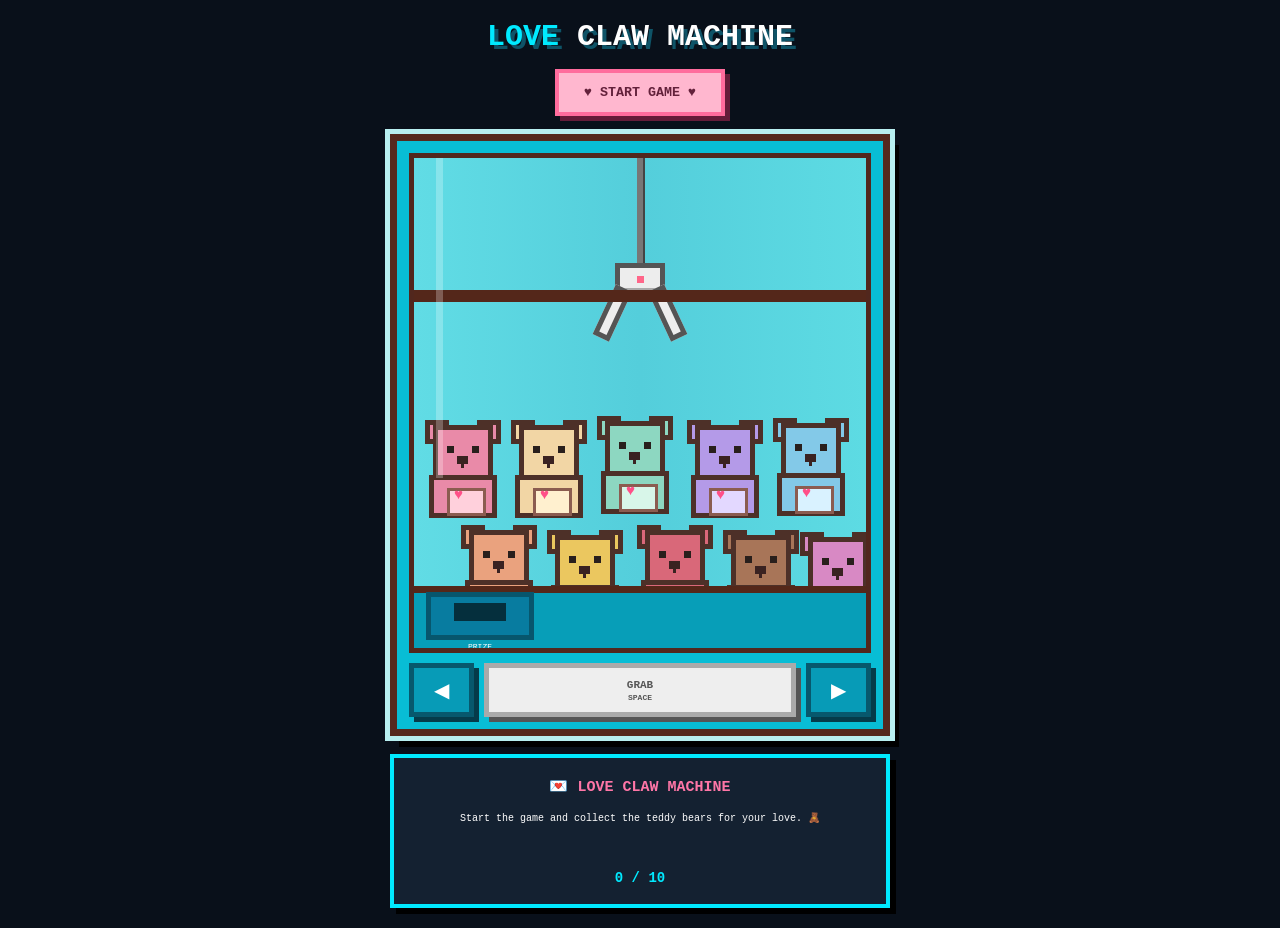
<file: Claw/.idea/CLAW/index.html>
<!DOCTYPE html>
<html lang="en">

<head>
  <meta charset="UTF-8">
  <meta name="viewport" content="width=device-width, initial-scale=1.0">

  <title>Love Claw Machine 💗</title>

  <link rel="stylesheet" href="style.css">
</head>

<body>

<div class="wrapper">

  <h1>
    <span>LOVE</span> CLAW MACHINE
  </h1>

  <button id="startGame" class="start-button">
    ♥ START GAME ♥
  </button>


  <!-- =========================
       MACHINE
  ========================== -->

  <div class="machine">

    <div class="glass">

      <!-- CLaw -->

      <div id="claw" class="claw">

        <div class="rope"></div>

        <div class="claw-head">
          <div class="claw-light"></div>
        </div>

        <div class="claw-arm left-arm"></div>
        <div class="claw-arm right-arm"></div>

      </div>


      <!-- =========================
           TEDDY BEARS
      ========================== -->

      <div class="plushies">

        <div class="pix plushie teddy1" data-id="1">
          <div class="ear ear-left"></div>
          <div class="ear ear-right"></div>
          <div class="head"></div>
          <div class="body"></div>
          <div class="eye eye-left"></div>
          <div class="eye eye-right"></div>
          <div class="nose"></div>
          <div class="teddy-heart">♥</div>
        </div>


        <div class="pix plushie teddy2" data-id="2">
          <div class="ear ear-left"></div>
          <div class="ear ear-right"></div>
          <div class="head"></div>
          <div class="body"></div>
          <div class="eye eye-left"></div>
          <div class="eye eye-right"></div>
          <div class="nose"></div>
          <div class="teddy-heart">♥</div>
        </div>


        <div class="pix plushie teddy3" data-id="3">
          <div class="ear ear-left"></div>
          <div class="ear ear-right"></div>
          <div class="head"></div>
          <div class="body"></div>
          <div class="eye eye-left"></div>
          <div class="eye eye-right"></div>
          <div class="nose"></div>
          <div class="teddy-heart">♥</div>
        </div>


        <div class="pix plushie teddy4" data-id="4">
          <div class="ear ear-left"></div>
          <div class="ear ear-right"></div>
          <div class="head"></div>
          <div class="body"></div>
          <div class="eye eye-left"></div>
          <div class="eye eye-right"></div>
          <div class="nose"></div>
          <div class="teddy-heart">♥</div>
        </div>


        <div class="pix plushie teddy5" data-id="5">
          <div class="ear ear-left"></div>
          <div class="ear ear-right"></div>
          <div class="head"></div>
          <div class="body"></div>
          <div class="eye eye-left"></div>
          <div class="eye eye-right"></div>
          <div class="nose"></div>
          <div class="teddy-heart">♥</div>
        </div>


        <div class="pix plushie teddy6" data-id="6">
          <div class="ear ear-left"></div>
          <div class="ear ear-right"></div>
          <div class="head"></div>
          <div class="body"></div>
          <div class="eye eye-left"></div>
          <div class="eye eye-right"></div>
          <div class="nose"></div>
          <div class="teddy-heart">♥</div>
        </div>


        <div class="pix plushie teddy7" data-id="7">
          <div class="ear ear-left"></div>
          <div class="ear ear-right"></div>
          <div class="head"></div>
          <div class="body"></div>
          <div class="eye eye-left"></div>
          <div class="eye eye-right"></div>
          <div class="nose"></div>
          <div class="teddy-heart">♥</div>
        </div>


        <div class="pix plushie teddy8" data-id="8">
          <div class="ear ear-left"></div>
          <div class="ear ear-right"></div>
          <div class="head"></div>
          <div class="body"></div>
          <div class="eye eye-left"></div>
          <div class="eye eye-right"></div>
          <div class="nose"></div>
          <div class="teddy-heart">♥</div>
        </div>


        <div class="pix plushie teddy9" data-id="9">
          <div class="ear ear-left"></div>
          <div class="ear ear-right"></div>
          <div class="head"></div>
          <div class="body"></div>
          <div class="eye eye-left"></div>
          <div class="eye eye-right"></div>
          <div class="nose"></div>
          <div class="teddy-heart">♥</div>
        </div>


        <div class="pix plushie teddy10" data-id="10">
          <div class="ear ear-left"></div>
          <div class="ear ear-right"></div>
          <div class="head"></div>
          <div class="body"></div>
          <div class="eye eye-left"></div>
          <div class="eye eye-right"></div>
          <div class="nose"></div>
          <div class="teddy-heart">♥</div>
        </div>

      </div>


      <!-- FLOOR -->

      <div class="floor"></div>


      <!-- PRIZE CHUTE -->

      <div
              id="prizeChute"
              class="prize-chute">

        <div class="chute-hole"></div>

        <div class="chute-text">
          PRIZE
        </div>

      </div>

    </div>


    <!-- CONTROLS -->

    <div class="controls">

      <button
              id="leftButton"
              class="control-button">
        ◀
      </button>

      <button
              id="grabButton"
              class="grab-button">

        GRAB

        <small>
          SPACE
        </small>

      </button>

      <button
              id="rightButton"
              class="control-button">
        ▶
      </button>

    </div>

  </div>


  <!-- =========================
       MESSAGE
  ========================== -->

  <div class="message-box">

    <h2 id="messageTitle">
      💌 LOVE CLAW MACHINE
    </h2>

    <p id="message">
      Start the game and collect
      the teddy bears for your love. 🧸
    </p>

    <div class="progress">

      <span id="count">0</span>

      / 10

    </div>

  </div>


  <!-- =========================
       TEDDY MESSAGE MODAL
  ========================== -->

  <div
          id="messageModal"
          class="modal hidden">

    <div class="modal-card">

      <button
              id="closeModal"
              class="close-button">
        ×
      </button>

      <div
              id="modalTeddy"
              class="modal-teddy">
        🧸
      </div>

      <h2 id="modalTitle">
        A message for you 💗
      </h2>

      <p id="modalMessage">
        ...
      </p>

      <button
              id="continueButton"
              class="continue-button">

        ♥ KEEP PLAYING ♥

      </button>

    </div>

  </div>

</div>


<script src="script.js"></script>

</body>
</html>
</file>
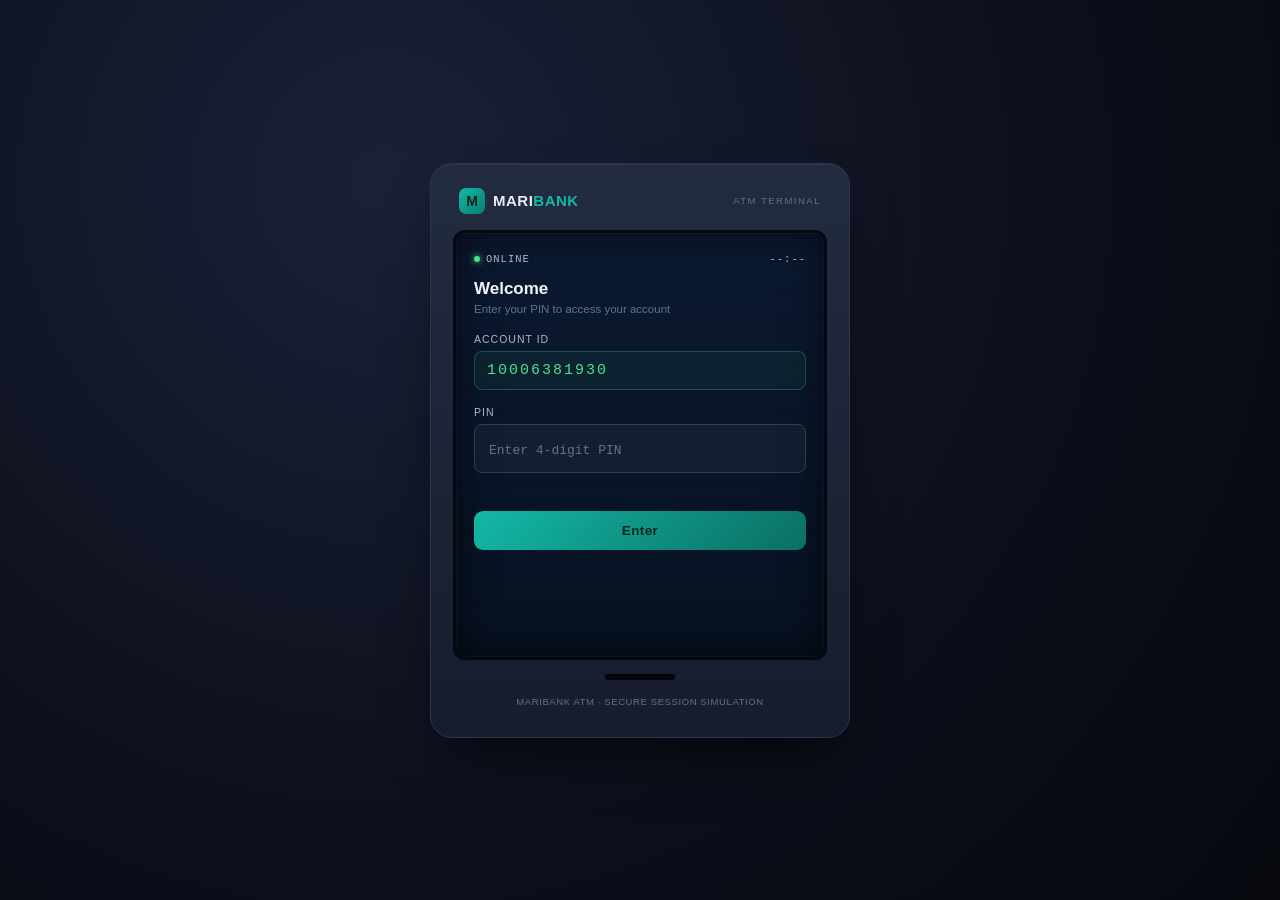
<file: individual-soriano/src/com/joysistvi/stage1/WEB1/Bank.html>
<!DOCTYPE html>
<html lang="en">
<head>
    <meta charset="UTF-8">
    <meta name="viewport" content="width=device-width, initial-scale=1.0">
    <title>MariBank ATM</title>
    <style>
        :root{
            --kiosk-shell: #1c2333;
            --kiosk-shell-dark: #12172400;
            --kiosk-trim: #2f3b52;
            --screen-navy: #0a1830;
            --screen-navy-deep: #061020;
            --brand-teal: #12b8a6;
            --brand-teal-dim: #0a6e63;
            --lcd-amber: #ffb648;
            --lcd-green: #4be08a;
            --ink-soft: #a9b8d1;
            --ink-faint: #5f7291;
            --danger: #ff6b6b;
            --key-face: #24314a;
            --key-face-hi: #2e3f5e;
            --font-display: 'Segoe UI', 'Helvetica Neue', Arial, sans-serif;
            --font-mono: 'Consolas', 'SFMono-Regular', 'Courier New', monospace;
        }

        *{ box-sizing:border-box; }

        body{
            margin:0;
            min-height:100vh;
            display:flex;
            align-items:center;
            justify-content:center;
            background:
                    radial-gradient(circle at 30% 20%, #1a2138 0%, #0c0f1a 60%, #07090f 100%);
            font-family:var(--font-display);
            padding:32px 16px;
        }

        /* ===== ATM KIOSK SHELL ===== */
        .kiosk{
            width:420px;
            max-width:100%;
            background:linear-gradient(180deg, #232b40 0%, #171d2d 100%);
            border-radius:22px;
            padding:22px 22px 30px;
            box-shadow:
                    0 30px 60px -20px rgba(0,0,0,.7),
                    inset 0 1px 0 rgba(255,255,255,.05);
            border:1px solid #2c3550;
            position:relative;
        }

        .kiosk-brand{
            display:flex;
            align-items:center;
            justify-content:space-between;
            padding:2px 6px 16px;
        }

        .kiosk-brand .logo{
            display:flex;
            align-items:center;
            gap:8px;
        }

        .logo-mark{
            width:26px;
            height:26px;
            border-radius:7px;
            background:linear-gradient(135deg, var(--brand-teal), #0a7d70);
            display:flex;
            align-items:center;
            justify-content:center;
            font-weight:800;
            font-size:14px;
            color:#062420;
            flex-shrink:0;
        }

        .logo-text{
            color:#e9edf5;
            font-weight:700;
            letter-spacing:.5px;
            font-size:15px;
        }
        .logo-text span{ color:var(--brand-teal); }

        .kiosk-brand .tag{
            font-size:9.5px;
            letter-spacing:1.5px;
            color:var(--ink-faint);
            text-transform:uppercase;
        }

        /* ===== SCREEN ===== */
        .screen{
            background:linear-gradient(180deg, var(--screen-navy) 0%, var(--screen-navy-deep) 100%);
            border-radius:12px;
            border:3px solid #05080f;
            box-shadow:
                    inset 0 0 40px rgba(0,0,0,.6),
                    inset 0 0 0 1px rgba(18,184,166,.08);
            padding:20px 18px;
            min-height:430px;
            position:relative;
            overflow:hidden;
        }

        .screen::before{
            content:"";
            position:absolute;
            inset:0;
            background:repeating-linear-gradient(
                    180deg,
                    rgba(255,255,255,0.012) 0px,
                    rgba(255,255,255,0.012) 1px,
                    transparent 1px,
                    transparent 3px
            );
            pointer-events:none;
        }

        .screen-header{
            display:flex;
            justify-content:space-between;
            align-items:baseline;
            color:var(--ink-soft);
            font-size:10.5px;
            letter-spacing:1px;
            text-transform:uppercase;
            margin-bottom:14px;
            font-family:var(--font-mono);
        }
        .screen-header .status-dot{
            display:inline-block;
            width:6px;height:6px;
            border-radius:50%;
            background:var(--lcd-green);
            margin-right:6px;
            box-shadow:0 0 6px var(--lcd-green);
        }

        .panel{ display:none; animation:fadeIn .25s ease; }
        .panel.active{ display:block; }

        @keyframes fadeIn{
            from{ opacity:0; transform:translateY(4px); }
            to{ opacity:1; transform:translateY(0); }
        }

        .panel-title{
            color:#f2f5fa;
            font-size:17px;
            font-weight:700;
            margin:2px 0 4px;
        }
        .panel-sub{
            color:var(--ink-faint);
            font-size:11.5px;
            margin-bottom:18px;
        }

        /* ===== LOGIN PANEL ===== */
        .field-label{
            color:var(--ink-soft);
            font-size:10.5px;
            text-transform:uppercase;
            letter-spacing:1px;
            margin-bottom:6px;
            display:block;
        }
        .id-readout{
            font-family:var(--font-mono);
            color:var(--lcd-green);
            background:rgba(75,224,138,.06);
            border:1px solid rgba(75,224,138,.25);
            border-radius:8px;
            padding:10px 12px;
            font-size:15px;
            letter-spacing:2px;
            margin-bottom:16px;
        }

        .pin-input-wrap{
            position:relative;
            margin-bottom:8px;
        }

        .pin-input{
            width:100%;
            background:rgba(255,255,255,.04);
            border:1px solid var(--kiosk-trim);
            border-radius:8px;
            padding:12px 14px;
            color:var(--lcd-amber);
            font-family:var(--font-mono);
            font-size:20px;
            letter-spacing:8px;
            outline:none;
            transition:border-color .15s;
        }
        .pin-input:focus{ border-color:var(--brand-teal); }
        .pin-input::placeholder{ letter-spacing:normal; color:var(--ink-faint); font-size:13px; }

        .error-msg{
            color:var(--danger);
            font-size:11.5px;
            min-height:16px;
            margin:8px 0 4px;
            font-family:var(--font-mono);
        }

        .btn{
            width:100%;
            border:none;
            border-radius:9px;
            padding:12px 14px;
            font-size:13.5px;
            font-weight:700;
            letter-spacing:.4px;
            cursor:pointer;
            font-family:var(--font-display);
            transition:transform .08s ease, filter .15s ease;
        }
        .btn:active{ transform:scale(.98); }

        .btn-primary{
            background:linear-gradient(135deg, var(--brand-teal), var(--brand-teal-dim));
            color:#052420;
            margin-top:10px;
        }
        .btn-primary:hover{ filter:brightness(1.08); }

        .btn-ghost{
            background:transparent;
            border:1px solid var(--kiosk-trim);
            color:var(--ink-soft);
        }
        .btn-ghost:hover{ border-color:var(--brand-teal); color:#fff; }

        .btn-danger{
            background:rgba(255,107,107,.12);
            border:1px solid rgba(255,107,107,.4);
            color:var(--danger);
        }
        .btn-danger:hover{ background:rgba(255,107,107,.2); }

        /* ===== MENU PANEL ===== */
        .balance-strip{
            background:linear-gradient(135deg, rgba(18,184,166,.14), rgba(18,184,166,.03));
            border:1px solid rgba(18,184,166,.3);
            border-radius:10px;
            padding:14px 16px;
            margin-bottom:18px;
        }
        .balance-strip .label{
            color:var(--ink-soft);
            font-size:10px;
            text-transform:uppercase;
            letter-spacing:1.2px;
        }
        .balance-strip .amount{
            font-family:var(--font-mono);
            color:var(--lcd-green);
            font-size:28px;
            font-weight:700;
            margin-top:4px;
            text-shadow:0 0 12px rgba(75,224,138,.35);
        }

        .menu-grid{
            display:grid;
            grid-template-columns:1fr 1fr;
            gap:10px;
            margin-bottom:12px;
        }

        .menu-btn{
            background:var(--key-face);
            border:1px solid var(--kiosk-trim);
            border-radius:10px;
            padding:16px 10px;
            color:#e9edf5;
            display:flex;
            flex-direction:column;
            align-items:center;
            gap:6px;
            cursor:pointer;
            font-family:var(--font-display);
            font-size:12px;
            font-weight:600;
            transition:background .15s, border-color .15s, transform .08s;
        }
        .menu-btn:hover{ background:var(--key-face-hi); border-color:var(--brand-teal); }
        .menu-btn:active{ transform:scale(.97); }
        .menu-btn .icon{ font-size:20px; }

        /* ===== TRANSACTION PANELS ===== */
        .amount-input{
            width:100%;
            background:rgba(255,255,255,.04);
            border:1px solid var(--kiosk-trim);
            border-radius:8px;
            padding:12px 14px;
            color:#f2f5fa;
            font-family:var(--font-mono);
            font-size:18px;
            outline:none;
            margin-bottom:6px;
        }
        .amount-input:focus{ border-color:var(--brand-teal); }

        .quick-amounts{
            display:flex;
            gap:8px;
            margin:10px 0 4px;
        }
        .quick-amounts button{
            flex:1;
            background:rgba(255,255,255,.03);
            border:1px solid var(--kiosk-trim);
            color:var(--ink-soft);
            border-radius:7px;
            padding:8px 4px;
            font-family:var(--font-mono);
            font-size:11.5px;
            cursor:pointer;
        }
        .quick-amounts button:hover{ border-color:var(--brand-teal); color:#fff; }
        .receipt{
            background:rgba(255,255,255,.03);
            border:1px dashed var(--kiosk-trim);
            border-radius:8px;
            padding:12px 14px;
            font-family:var(--font-mono);
            font-size:11.5px;
            color:var(--ink-soft);
            line-height:1.7;
            margin-bottom:16px;
        }
        .receipt .row{ display:flex; justify-content:space-between; }
        .receipt .ok{ color:var(--lcd-green); }

        .btn-row{ display:flex; gap:10px; margin-top:14px; }
        .btn-row .btn{ margin-top:0; }

        /* ===== KEYPAD (visual only, decorative for ATM realism) ===== */
        .keypad-deco{
            display:grid;
            grid-template-columns:repeat(3,1fr);
            gap:8px;
            margin-top:18px;
        }
        .keypad-deco div{
            background:var(--key-face);
            border:1px solid var(--kiosk-trim);
            border-radius:6px;
            text-align:center;
            padding:8px 0;
            color:var(--ink-faint);
            font-family:var(--font-mono);
            font-size:12px;
        }

        .footer-note{
            text-align:center;
            color:var(--ink-faint);
            font-size:9.5px;
            letter-spacing:.6px;
            margin-top:16px;
            text-transform:uppercase;
        }

        .card-slot{
            height:6px;
            width:70px;
            background:#05080f;
            border-radius:3px;
            margin:14px auto 0;
            box-shadow:inset 0 1px 3px rgba(0,0,0,.8);
        }
    </style>
</head>
<body>

<div class="kiosk">
    <div class="kiosk-brand">
        <div class="logo">
            <div class="logo-mark">M</div>
            <div class="logo-text">MARI<span>BANK</span></div>
        </div>
        <div class="tag">ATM Terminal</div>
    </div>

    <div class="screen">
        <div class="screen-header">
            <span><span class="status-dot"></span>ONLINE</span>
            <span id="clock">--:--</span>
        </div>

        <!-- LOGIN PANEL -->
        <div class="panel active" id="panel-login">
            <div class="panel-title">Welcome</div>
            <div class="panel-sub">Enter your PIN to access your account</div>

            <label class="field-label">Account ID</label>
            <div class="id-readout">10006381930</div>

            <label class="field-label">PIN</label>
            <div class="pin-input-wrap">
                <input type="password" id="pinInput" class="pin-input" maxlength="4"
                       inputmode="numeric" pattern="[0-9]*" placeholder="Enter 4-digit PIN">
            </div>
            <div class="error-msg" id="loginError"></div>

            <button class="btn btn-primary" onclick="attemptLogin()">Enter</button>
        </div>

        <!-- MENU PANEL -->
        <div class="panel" id="panel-menu">
            <div class="panel-title">Account Menu</div>
            <div class="panel-sub">Account 10006381930</div>

            <div class="balance-strip">
                <div class="label">Available Balance</div>
                <div class="amount" id="menuBalance">$5000.00</div>
            </div>

            <div class="menu-grid">
                <div class="menu-btn" onclick="showPanel('check')">
                    <span class="icon">💳</span> Check Balance
                </div>
                <div class="menu-btn" onclick="showPanel('deposit')">
                    <span class="icon">⬇️</span> Deposit
                </div>
                <div class="menu-btn" onclick="showPanel('withdraw')">
                    <span class="icon">⬆️</span> Withdraw
                </div>
                <div class="menu-btn" onclick="logout()">
                    <span class="icon">🚪</span> Exit / Logout
                </div>
            </div>
        </div>

        <!-- CHECK BALANCE PANEL -->
        <div class="panel" id="panel-check">
            <div class="panel-title">Balance Inquiry</div>
            <div class="panel-sub">Account 10006381930</div>

            <div class="receipt">
                <div class="row"><span>Date</span><span id="checkDate"></span></div>
                <div class="row"><span>Account</span><span>10006381930</span></div>
                <div class="row"><span>Available Balance</span><span class="ok" id="checkBalance">$5000.00</span></div>
            </div>

            <button class="btn btn-ghost" onclick="showPanel('menu')">Back to Menu</button>
        </div>

        <!-- DEPOSIT PANEL -->
        <div class="panel" id="panel-deposit">
            <div class="panel-title">Deposit</div>
            <div class="panel-sub">Enter amount to deposit</div>
            <label class="field-label">Amount (USD)</label>
            <input type="number" id="depositInput" class="amount-input" placeholder="0.00" min="0" step="0.01">
            <div class="quick-amounts">
                <button onclick="setAmount('depositInput',20)">$20</button>
                <button onclick="setAmount('depositInput',50)">$50</button>
                <button onclick="setAmount('depositInput',100)">$100</button>
                <button onclick="setAmount('depositInput',500)">$500</button>
            </div>
            <div class="error-msg" id="depositError"></div>

            <div class="btn-row">
                <button class="btn btn-ghost" onclick="showPanel('menu')">Cancel</button>
                <button class="btn btn-primary" onclick="doDeposit()">Confirm Deposit</button>
            </div>
        </div>

        <!-- WITHDRAW PANEL -->
        <div class="panel" id="panel-withdraw">
            <div class="panel-title">Withdraw</div>
            <div class="panel-sub">Enter amount to withdraw</div>

            <label class="field-label">Amount (USD)</label>
            <input type="number" id="withdrawInput" class="amount-input" placeholder="0.00" min="0" step="0.01">
            <div class="quick-amounts">
                <button onclick="setAmount('withdrawInput',20)">$20</button>
                <button onclick="setAmount('withdrawInput',50)">$50</button>
                <button onclick="setAmount('withdrawInput',100)">$100</button>
                <button onclick="setAmount('withdrawInput',500)">$500</button>
            </div>
            <div class="error-msg" id="withdrawError"></div>

            <div class="btn-row">
                <button class="btn btn-ghost" onclick="showPanel('menu')">Cancel</button>
                <button class="btn btn-primary" onclick="doWithdraw()">Confirm Withdraw</button>
            </div>
        </div>

        <!-- RESULT PANEL (deposit/withdraw success) -->
        <div class="panel" id="panel-result">
            <div class="panel-title" id="resultTitle">Transaction Complete</div>
            <div class="panel-sub">Please take your receipt</div>

            <div class="receipt">
                <div class="row"><span>Date</span><span id="resultDate"></span></div>
                <div class="row"><span>Account</span><span>10006381930</span></div>
                <div class="row" id="resultTxnRow"><span>Transaction</span><span id="resultTxn"></span></div>
                <div class="row"><span>New Balance</span><span class="ok" id="resultBalance"></span></div>
            </div>

            <button class="btn btn-primary" onclick="showPanel('menu')">Back to Menu</button>
        </div>

        <!-- LOGOUT / GOODBYE PANEL -->
        <div class="panel" id="panel-goodbye">
            <div class="panel-title">Thank You</div>
            <div class="panel-sub">Session ended. Please take your card.</div>
            <div class="receipt">
                <div class="row"><span>Have a nice day —</span><span class="ok">MariBank</span></div>
            </div>
            <button class="btn btn-primary" onclick="resetToLogin()">Start New Session</button>
        </div>

    </div>

    <div class="card-slot"></div>
    <div class="footer-note">MariBank ATM &middot; Secure Session Simulation</div>
</div>

<script>
    // ===== Account state =====
    const ACCOUNT_ID = "10006381930";
    const CORRECT_PIN = "1104";
    let balance = 5000.00;

    // ===== Clock =====
    function updateClock(){
        const now = new Date();
        document.getElementById('clock').textContent =
            now.toLocaleTimeString([], {hour:'2-digit', minute:'2-digit'});
    }
    updateClock();
    setInterval(updateClock, 1000 * 30);

    function fmt(n){
        return '$' + n.toFixed(2);
    }

    function todayStr(){
        return new Date().toLocaleString([], {
            year:'numeric', month:'short', day:'2-digit',
            hour:'2-digit', minute:'2-digit'
        });
    }

    // ===== Panel switching =====
    function showPanel(name){
        document.querySelectorAll('.panel').forEach(p => p.classList.remove('active'));
        document.getElementById('panel-' + name).classList.add('active');
        if(name === 'check'){
            document.getElementById('checkDate').textContent = todayStr();
            document.getElementById('checkBalance').textContent = fmt(balance);
        }
        if(name === 'menu'){
            document.getElementById('menuBalance').textContent = fmt(balance);
        }
        if(name === 'deposit'){
            document.getElementById('depositInput').value = '';
            document.getElementById('depositError').textContent = '';
        }
        if(name === 'withdraw'){
            document.getElementById('withdrawInput').value = '';
            document.getElementById('withdrawError').textContent = '';
        }
    }

    function setAmount(inputId, val){
        document.getElementById(inputId).value = val.toFixed(2);
    }

    // ===== PIN input: numeric only, masked automatically via type=password =====
    const pinInput = document.getElementById('pinInput');
    pinInput.addEventListener('input', () => {
        pinInput.value = pinInput.value.replace(/[^0-9]/g, '').slice(0,4);
        document.getElementById('loginError').textContent = '';
    });
    pinInput.addEventListener('keydown', (e) => {
        if(e.key === 'Enter') attemptLogin();
    });

    // ===== Login =====
    function attemptLogin(){
        const entered = pinInput.value;
        const errEl = document.getElementById('loginError');

        if(entered.length !== 4){
            errEl.textContent = 'Please enter a 4-digit PIN.';
            return;
        }
        if(entered !== CORRECT_PIN){
            errEl.textContent = 'Incorrect PIN. Please try again.';
            pinInput.value = '';
            pinInput.focus();
            return;
        }
        errEl.textContent = '';
        pinInput.value = '';
        showPanel('menu');
    }

    // ===== Deposit =====
    function doDeposit(){
        const input = document.getElementById('depositInput');
        const errEl = document.getElementById('depositError');
        const amt = parseFloat(input.value);

        if(isNaN(amt) || amt <= 0){
            errEl.textContent = 'Enter a valid deposit amount greater than $0.';
            return;
        }
        errEl.textContent = '';
        balance += amt;
        showResult('Deposit Successful', 'Deposit', fmt(amt));
    }

    // ===== Withdraw =====
    function doWithdraw(){
        const input = document.getElementById('withdrawInput');
        const errEl = document.getElementById('withdrawError');
        const amt = parseFloat(input.value);

        if(isNaN(amt) || amt <= 0){
            errEl.textContent = 'Enter a valid withdrawal amount greater than $0.';
            return;
        }
        if(amt > balance){
            errEl.textContent = Insufficient; balance. Available; $;{fmt(balance)};
            return;
        }
        errEl.textContent = '';
        balance -= amt;
        showResult('Withdrawal Successful', 'Withdrawal', fmt(amt));
    }

    function showResult(title, txnLabel, txnAmount){
        document.getElementById('resultTitle').textContent = title;
        document.getElementById('resultDate').textContent = todayStr();
        document.getElementById('resultTxnRow').innerHTML =
            <span>${txnLabel}</span>
        <span>${txnAmount}</span>;
        document.getElementById('resultBalance').textContent = fmt(balance);
        document.querySelectorAll('.panel').forEach(p => p.classList.remove('active'));
        document.getElementById('panel-result').classList.add('active');
    }

    // ===== Logout =====
    function logout(){
        document.querySelectorAll('.panel').forEach(p => p.classList.remove('active'));
        document.getElementById('panel-goodbye').classList.add('active');
    }

    function resetToLogin(){
        balance = 5000.00; // reset demo balance for next session
        pinInput.value = '';
        document.getElementById('loginError').textContent = '';
        showPanel('login');
    }
</script>

</body>
</html>
</file>
<file: Claw/.idea/CLAW/style.css>
/* =====================================================
   RESET
===================================================== */

* {
    box-sizing: border-box;
}

html,
body {
    margin: 0;
    padding: 0;
}


/* =====================================================
   BODY
===================================================== */

body {

    min-height: 100vh;

    background: #09101a;

    color: white;

    font-family:
            "Courier New",
            monospace;

    display: flex;

    justify-content: center;
    align-items: center;

    image-rendering: pixelated;
}


/* =====================================================
   WRAPPER
===================================================== */

.wrapper {

    min-height: 100vh;

    width: 100%;

    padding: 20px;

    display: flex;

    flex-direction: column;

    justify-content: center;

    align-items: center;
}


/* =====================================================
   TITLE
===================================================== */

h1 {

    margin: 0 0 15px;

    color: #ffffff;

    font-size: 30px;

    text-shadow:
            4px 4px #0e5367;
}

h1 span {

    color: #00eaff;

}


/* =====================================================
   START BUTTON
===================================================== */

.start-button {

    margin-bottom: 18px;

    padding: 12px 25px;

    background: #ffb7cf;

    color: #63213b;

    border:
            4px solid #ff6c9d;

    font-family:
            "Courier New",
            monospace;

    font-weight: bold;

    cursor: pointer;

    box-shadow:
            5px 5px #651c39;

}


.start-button:hover {

    background: #ffc5d9;

}


.start-button:active {

    transform:
            translate(4px, 4px);

    box-shadow:
            1px 1px #651c39;

}


.start-button:disabled {

    opacity: .55;

    cursor: default;
}


/* =====================================================
   MACHINE
===================================================== */

.machine {

    width: 500px;

    max-width: 95vw;

    padding: 12px;

    background: #08bdd5;

    border:
            7px solid #55291e;

    box-shadow:
            0 0 0 5px #b8eff0,
            9px 11px #000;
}


/* =====================================================
   GLASS
===================================================== */

.glass {

    position: relative;

    height: 500px;

    overflow: hidden;

    background:
            linear-gradient(
                    90deg,
                    #61dce5,
                    #54cedb,
                    #5ddbe3
            );

    border:
            5px solid #51271d;
}


/* =====================================================
   GLASS SHINE
===================================================== */

.glass::after {

    content: "";

    position: absolute;

    top: 0;
    left: 22px;

    width: 7px;
    height: 320px;

    background:
            rgba(255,255,255,.25);

    z-index: 100;

    pointer-events: none;
}


/* =====================================================
   TOP BROWN BAR
===================================================== */

.glass::before {

    content: "";

    position: absolute;

    left: 0;
    top: 132px;

    width: 100%;
    height: 12px;

    background: #54271a;

    z-index: 80;
}


/* =====================================================
   PIXEL SYSTEM
===================================================== */

.pix::before,
.pix::after {

    position: absolute;

    content: "";

}


.pix {

    --w: 16;
    --h: 20;
    --m: 5px;

    image-rendering:
            pixelated;

}


/* =====================================================
   PLUSHIE CONTAINER
===================================================== */

.plushie {

    position: absolute;

    width: 80px;
    height: 105px;

    z-index: 20;

    cursor: pointer;

    transition:
            opacity .2s ease,
            transform .2s ease;

    will-change:
            left,
            top,
            transform,
            opacity;
}


/* =====================================================
   TEDDY EARS
===================================================== */

.ear {

    position: absolute;

    top: 7px;

    width: 24px;
    height: 24px;

    background:
            var(--teddy);

    border:
            5px solid #4d3028;

    z-index: 2;

}


.ear-left {

    left: 2px;

}


.ear-right {

    right: 2px;

}


/* =====================================================
   TEDDY HEAD
===================================================== */

.head {

    position: absolute;

    left: 10px;
    top: 12px;

    width: 60px;
    height: 55px;

    background:
            var(--teddy);

    border:
            5px solid #4d3028;

    z-index: 3;

}


/* =====================================================
   TEDDY BODY
===================================================== */

.body {

    position: absolute;

    left: 6px;
    top: 62px;

    width: 68px;
    height: 43px;

    background:
            var(--teddy);

    border:
            5px solid #4d3028;

    z-index: 1;

}


/* =====================================================
   TEDDY BELLY
===================================================== */

.body::before {

    content: "";

    position: absolute;

    left: 13px;
    top: 8px;

    width: 33px;
    height: 22px;

    background:
            var(--belly);

    border:
            3px solid #8b5c50;

}


/* =====================================================
   TEDDY EYES
===================================================== */

.eye {

    position: absolute;

    top: 33px;

    width: 7px;
    height: 7px;

    background: #291f1c;

    z-index: 7;

}


.eye-left {

    left: 24px;

}


.eye-right {

    right: 24px;

}


/* =====================================================
   TEDDY NOSE
===================================================== */

.nose {

    position: absolute;

    left: 34px;
    top: 43px;

    width: 11px;
    height: 8px;

    background: #3a2221;

    z-index: 8;

}


.nose::after {

    content: "";

    position: absolute;

    left: 4px;
    top: 7px;

    width: 3px;
    height: 5px;

    background: #3a2221;

}


/* =====================================================
   TEDDY HEART
===================================================== */

.teddy-heart {

    position: absolute;

    left: 31px;
    top: 74px;

    color: #ff4f88;

    font-size: 15px;

    z-index: 10;

}


/* =====================================================
   10 TEDDY COLORS
===================================================== */


/* 1 - Pink */

.teddy1 {

    left: 2%;
    bottom: 130px;

    --teddy: #e98aa8;
    --belly: #ffd0dc;
}


/* 2 - Cream */

.teddy2 {

    left: 21%;
    bottom: 130px;

    --teddy: #f2d6a5;
    --belly: #fff0cf;
}


/* 3 - Mint */

.teddy3 {

    left: 40%;
    bottom: 134px;

    --teddy: #8dd7c1;
    --belly: #d8f6e9;
}


/* 4 - Lavender */

.teddy4 {

    left: 60%;
    bottom: 130px;

    --teddy: #b49ae8;
    --belly: #e3d8ff;
}


/* 5 - Baby Blue */

.teddy5 {

    left: 79%;
    bottom: 132px;

    --teddy: #83c9e8;
    --belly: #d9f2ff;
}


/* 6 - Peach */

.teddy6 {

    left: 10%;
    bottom: 25px;

    --teddy: #eaa27e;
    --belly: #ffd9c5;
}


/* 7 - Yellow */

.teddy7 {

    left: 29%;
    bottom: 20px;

    --teddy: #ebc75f;
    --belly: #fff0a8;
}


/* 8 - Red */

.teddy8 {

    left: 49%;
    bottom: 25px;

    --teddy: #d96879;
    --belly: #f7b5c0;
}


/* 9 - Brown */

.teddy9 {

    left: 68%;
    bottom: 20px;

    --teddy: #a87558;
    --belly: #e3b99d;
}


/* 10 - Purple/Pink */

.teddy10 {

    left: 85%;
    bottom: 18px;

    --teddy: #d889c4;
    --belly: #f5c9ea;
}


/* =====================================================
   CLAW
===================================================== */

.claw {

    position: absolute;

    left: 50%;
    top: 0;

    width: 70px;
    height: 300px;

    transform:
            translateX(-50%);

    z-index: 70;

    transition:
            left .12s linear,
            top .75s cubic-bezier(
                    .22,
                    1,
                    .36,
                    1
            );

    will-change:
            left,
            top;

}


/* =====================================================
   ROPE
===================================================== */

.rope {

    position: absolute;

    left: 50%;
    top: 0;

    width: 6px;
    height: 112px;

    transform:
            translateX(-50%);

    background: #777;

    box-shadow:
            2px 0 #444;

}


/* =====================================================
   CLAW HEAD
===================================================== */

.claw-head {

    position: absolute;

    left: 10px;
    top: 105px;

    width: 50px;
    height: 36px;

    background: #ededed;

    border:
            5px solid #555;

    box-shadow:
            inset 0 -6px #aaa;

}


/* =====================================================
   CLAW LIGHT
===================================================== */

.claw-light {

    position: absolute;

    left: 17px;
    top: 8px;

    width: 7px;
    height: 7px;

    background: #ff6689;

}


/* =====================================================
   CLAW ARMS
===================================================== */

.claw-arm {

    position: absolute;

    top: 130px;

    width: 18px;
    height: 55px;

    background: #eee;

    border:
            5px solid #555;

    transform-origin:
            top center;

    transition:
            transform .28s
            cubic-bezier(
                    .22,
                    1,
                    .36,
                    1
            );

}


/* left */

.left-arm {

    left: 10px;

    transform:
            rotate(25deg);

}


/* right */

.right-arm {

    right: 10px;

    transform:
            rotate(-25deg);

}


/* grabbing */

.claw.grabbing .left-arm {

    transform:
            rotate(7deg);

}


.claw.grabbing .right-arm {

    transform:
            rotate(-7deg);

}


/* =====================================================
   FLOOR
===================================================== */

.floor {

    position: absolute;

    left: 0;
    bottom: 0;

    width: 100%;
    height: 62px;

    background: #079eb8;

    border-top:
            7px solid #542719;

    z-index: 40;

}


/* =====================================================
   PRIZE CHUTE
===================================================== */

.prize-chute {

    position: absolute;

    left: 12px;
    bottom: 8px;

    width: 108px;
    height: 48px;

    background: #087ca0;

    border:
            5px solid #07566d;

    z-index: 50;

}


/* hole */

.chute-hole {

    position: absolute;

    left: 23px;
    top: 6px;

    width: 52px;
    height: 18px;

    background: #052f3d;

}


/* text */

.chute-text {

    position: absolute;

    left: 0;
    right: 0;

    bottom: -16px;

    text-align: center;

    font-size: 8px;

}


/* =====================================================
   FALLING TEDDY
===================================================== */

.plushie.falling {

    animation:
            teddyDrop
            .8s
            cubic-bezier(
                    .2,
                    .7,
                    .3,
                    1
            )
            forwards;

}


@keyframes teddyDrop {

    0% {

        transform:
                translateY(0)
                rotate(0deg);

    }

    65% {

        transform:
                translateY(65px)
                rotate(0deg);

    }

    80% {

        transform:
                translateY(52px)
                rotate(-2deg);

    }

    90% {

        transform:
                translateY(60px)
                rotate(2deg);

    }

    100% {

        transform:
                translateY(57px)
                rotate(0deg);

    }

}


/* =====================================================
   COLLECTED
===================================================== */

.plushie.collected {

    pointer-events: none;

}


/* =====================================================
   CONTROLS
===================================================== */

.controls {

    display: flex;

    align-items: center;

    justify-content:
            space-between;

    gap: 10px;

    padding-top: 10px;

}


/* =====================================================
   LEFT / RIGHT
===================================================== */

.control-button {

    width: 65px;
    height: 54px;

    background: #079bb7;

    color: white;

    border:
            5px solid #07586d;

    font-size: 20px;

    cursor: pointer;

    box-shadow:
            5px 5px #053b4a;

}


.control-button:active {

    transform:
            translate(4px,4px);

    box-shadow:
            1px 1px #053b4a;

}


/* =====================================================
   GRAB
===================================================== */

.grab-button {

    flex: 1;

    height: 54px;

    background: #eee;

    color: #555;

    border:
            5px solid #aaa;

    font-family:
            "Courier New",
            monospace;

    font-weight: bold;

    font-size: 11px;

    cursor: pointer;

    box-shadow:
            5px 5px #555;

}


.grab-button:active {

    transform:
            translate(4px,4px);

    box-shadow:
            1px 1px #555;

}


.grab-button:disabled {

    opacity: .45;

}


.grab-button small {

    display: block;

    font-size: 8px;

    margin-top: 2px;

}


/* =====================================================
   MESSAGE BOX
===================================================== */

.message-box {

    width: 500px;

    max-width: 95vw;

    margin-top: 18px;

    padding: 18px;

    background: #142131;

    border:
            4px solid #00eaff;

    box-shadow:
            6px 6px #000;

    text-align: center;

}


.message-box h2 {

    margin:
            0 0 10px;

    color: #ff76a7;

    font-size: 15px;

    line-height: 1.6;

}


.message-box p {

    min-height: 48px;

    margin: 0;

    font-size: 10px;

    line-height: 1.8;

}


.progress {

    margin-top: 12px;

    color: #00eaff;

    font-size: 14px;

    font-weight: bold;

}


/* =====================================================
   MESSAGE MODAL
===================================================== */

.modal {

    position: fixed;

    inset: 0;

    z-index: 999;

    display: flex;

    justify-content: center;

    align-items: center;

    padding: 20px;

    background:
            rgba(5, 10, 18, .78);

}


.modal.hidden {

    display: none;

}


/* =====================================================
   MODAL CARD
===================================================== */

.modal-card {

    position: relative;

    width: 420px;

    max-width: 94vw;

    padding: 25px;

    background: #172537;

    border:
            5px solid #ff78a8;

    box-shadow:
            8px 8px #000;

    text-align: center;

}


.close-button {

    position: absolute;

    right: 10px;
    top: 10px;

    width: 32px;
    height: 32px;

    background: #ff6f9f;

    color: white;

    border:
            3px solid #a32f5e;

    font-size: 20px;

    cursor: pointer;

}


/* =====================================================
   MODAL TEDDY
===================================================== */

.modal-teddy {

    font-size: 70px;

    margin-bottom: 10px;

    animation:
            teddyBounce
            .8s
            ease-in-out;
}


@keyframes teddyBounce {

    0% {

        transform:
                translateY(-20px)
                scale(.8);

    }

    60% {

        transform:
                translateY(5px)
                scale(1.1);

    }

    100% {

        transform:
                translateY(0)
                scale(1);

    }

}


/* =====================================================
   MODAL TITLE
===================================================== */

.modal-card h2 {

    color: #ff9abe;

    font-size: 14px;

    line-height: 1.7;

}


/* =====================================================
   MODAL MESSAGE
===================================================== */

.modal-card p {

    color: white;

    font-size: 10px;

    line-height: 2;

}


/* =====================================================
   CONTINUE
===================================================== */

.continue-button {

    margin-top: 15px;

    padding: 12px 18px;

    background: #ff78a8;

    color: white;

    border:
            4px solid #a9345e;

    font-family:
            "Courier New",
            monospace;

    font-weight: bold;

    cursor: pointer;

    box-shadow:
            4px 4px #5e1c36;

}


.continue-button:active {

    transform:
            translate(3px,3px);

    box-shadow:
            1px 1px #5e1c36;

}


/* =====================================================
   MOBILE
===================================================== */

@media(max-width:520px) {

    .wrapper {
        padding: 15px 8px;
    }

    h1 {
        font-size: 20px;
    }

    .machine {
        padding: 8px;
    }

    .glass {
        height: 470px;
    }

    .plushie {
        transform: scale(.82);
        transform-origin: bottom center;
    }

    .message-box p {
        font-size: 9px;
    }

}


/* =====================================================
   SMALL PHONES
===================================================== */

@media(max-width:380px) {

    .control-button {
        width: 55px;
    }

    .grab-button {
        font-size: 9px;
    }

    .glass {
        height: 450px;
    }

}
</file>
